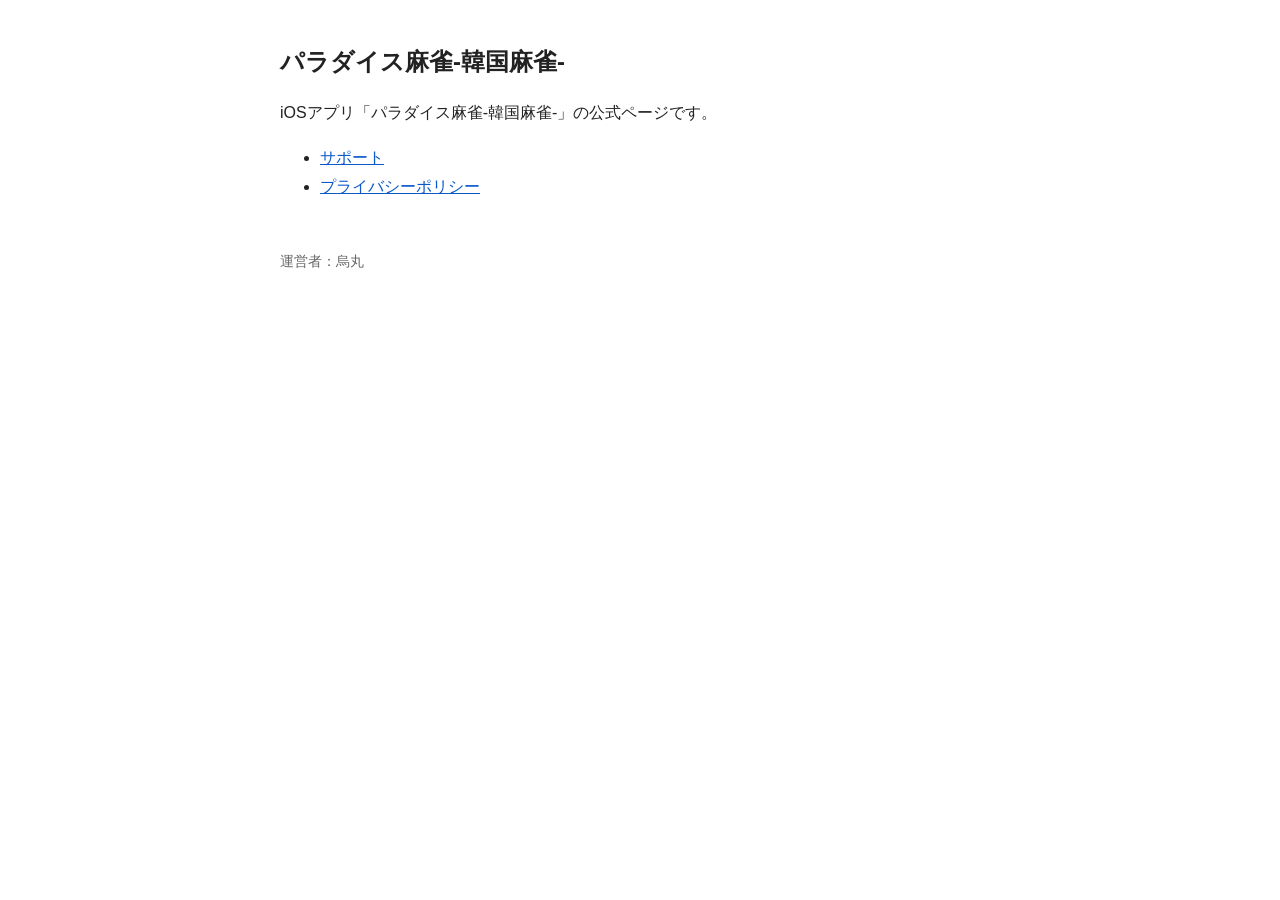
<file: index.html>
<!doctype html><html lang="ja"><head><meta charset="utf-8"><meta name="viewport" content="width=device-width,initial-scale=1"><title>パラダイス麻雀-韓国麻雀-</title><link rel="stylesheet" href="style.css"></head><body>
<h1>パラダイス麻雀-韓国麻雀-</h1>
<p>iOSアプリ「パラダイス麻雀-韓国麻雀-」の公式ページです。</p>
<ul><li><a href="support.html">サポート</a></li><li><a href="privacy.html">プライバシーポリシー</a></li></ul>
<footer>運営者：烏丸</footer></body></html>
</file>
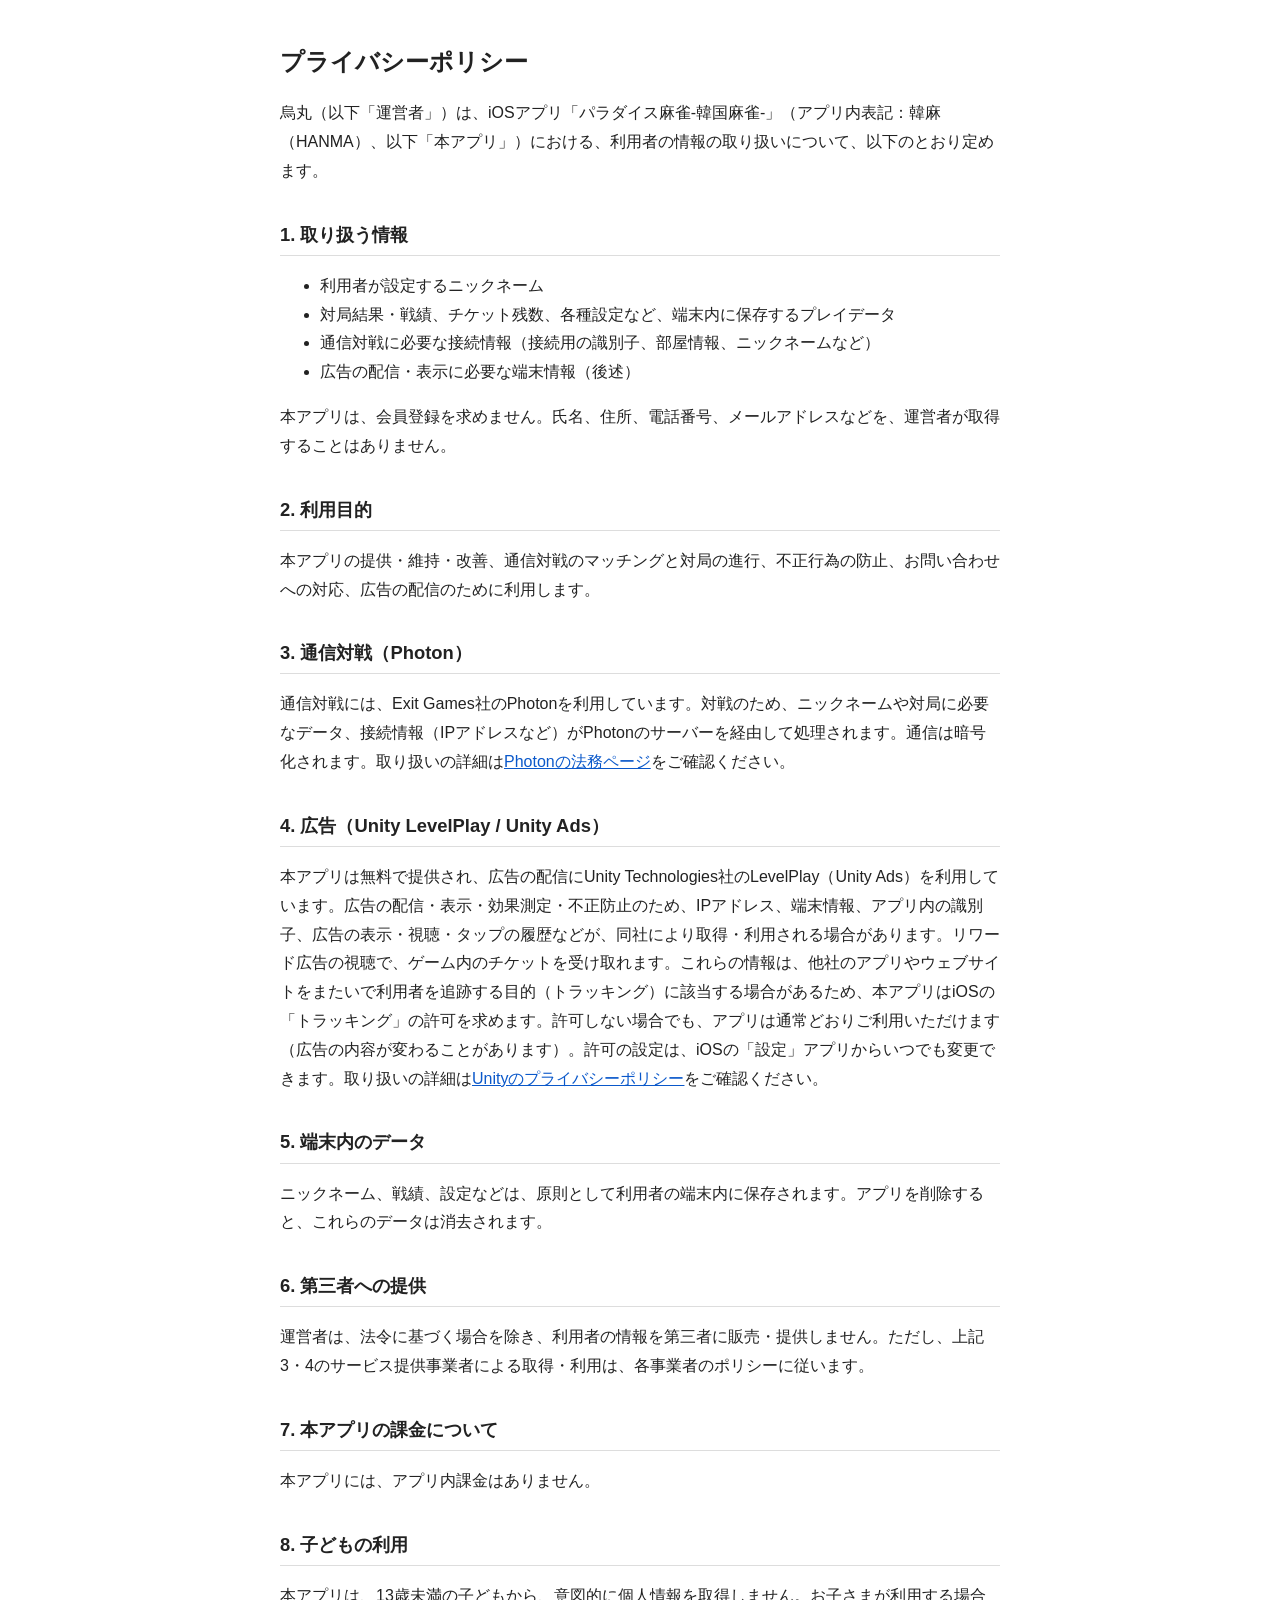
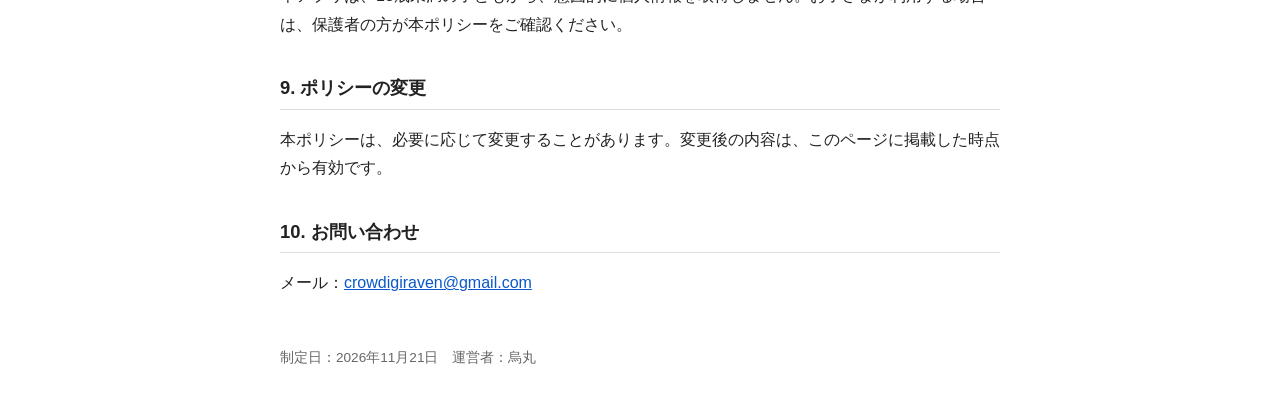
<file: privacy.html>
<!doctype html><html lang="ja"><head><meta charset="utf-8"><meta name="viewport" content="width=device-width,initial-scale=1"><title>プライバシーポリシー - パラダイス麻雀-韓国麻雀-</title><link rel="stylesheet" href="style.css"></head><body>
<h1>プライバシーポリシー</h1>
<p>烏丸（以下「運営者」）は、iOSアプリ「パラダイス麻雀-韓国麻雀-」（アプリ内表記：韓麻（HANMA）、以下「本アプリ」）における、利用者の情報の取り扱いについて、以下のとおり定めます。</p>
<h2>1. 取り扱う情報</h2>
<ul>
<li>利用者が設定するニックネーム</li>
<li>対局結果・戦績、チケット残数、各種設定など、端末内に保存するプレイデータ</li>
<li>通信対戦に必要な接続情報（接続用の識別子、部屋情報、ニックネームなど）</li>
<li>広告の配信・表示に必要な端末情報（後述）</li>
</ul>
<p>本アプリは、会員登録を求めません。氏名、住所、電話番号、メールアドレスなどを、運営者が取得することはありません。</p>
<h2>2. 利用目的</h2>
<p>本アプリの提供・維持・改善、通信対戦のマッチングと対局の進行、不正行為の防止、お問い合わせへの対応、広告の配信のために利用します。</p>
<h2>3. 通信対戦（Photon）</h2>
<p>通信対戦には、Exit Games社のPhotonを利用しています。対戦のため、ニックネームや対局に必要なデータ、接続情報（IPアドレスなど）がPhotonのサーバーを経由して処理されます。通信は暗号化されます。取り扱いの詳細は<a href="https://www.photonengine.com/en-US/Legal">Photonの法務ページ</a>をご確認ください。</p>
<h2>4. 広告（Unity LevelPlay / Unity Ads）</h2>
<p>本アプリは無料で提供され、広告の配信にUnity Technologies社のLevelPlay（Unity Ads）を利用しています。広告の配信・表示・効果測定・不正防止のため、IPアドレス、端末情報、アプリ内の識別子、広告の表示・視聴・タップの履歴などが、同社により取得・利用される場合があります。リワード広告の視聴で、ゲーム内のチケットを受け取れます。これらの情報は、他社のアプリやウェブサイトをまたいで利用者を追跡する目的（トラッキング）に該当する場合があるため、本アプリはiOSの「トラッキング」の許可を求めます。許可しない場合でも、アプリは通常どおりご利用いただけます（広告の内容が変わることがあります）。許可の設定は、iOSの「設定」アプリからいつでも変更できます。取り扱いの詳細は<a href="https://unity.com/legal/privacy-policy">Unityのプライバシーポリシー</a>をご確認ください。</p>
<h2>5. 端末内のデータ</h2>
<p>ニックネーム、戦績、設定などは、原則として利用者の端末内に保存されます。アプリを削除すると、これらのデータは消去されます。</p>
<h2>6. 第三者への提供</h2>
<p>運営者は、法令に基づく場合を除き、利用者の情報を第三者に販売・提供しません。ただし、上記3・4のサービス提供事業者による取得・利用は、各事業者のポリシーに従います。</p>
<h2>7. 本アプリの課金について</h2>
<p>本アプリには、アプリ内課金はありません。</p>
<h2>8. 子どもの利用</h2>
<p>本アプリは、13歳未満の子どもから、意図的に個人情報を取得しません。お子さまが利用する場合は、保護者の方が本ポリシーをご確認ください。</p>
<h2>9. ポリシーの変更</h2>
<p>本ポリシーは、必要に応じて変更することがあります。変更後の内容は、このページに掲載した時点から有効です。</p>
<h2>10. お問い合わせ</h2>
<p>メール：<a href="mailto:crowdigiraven@gmail.com">crowdigiraven@gmail.com</a></p>
<footer>制定日：2026年11月21日　運営者：烏丸</footer></body></html>
</file>
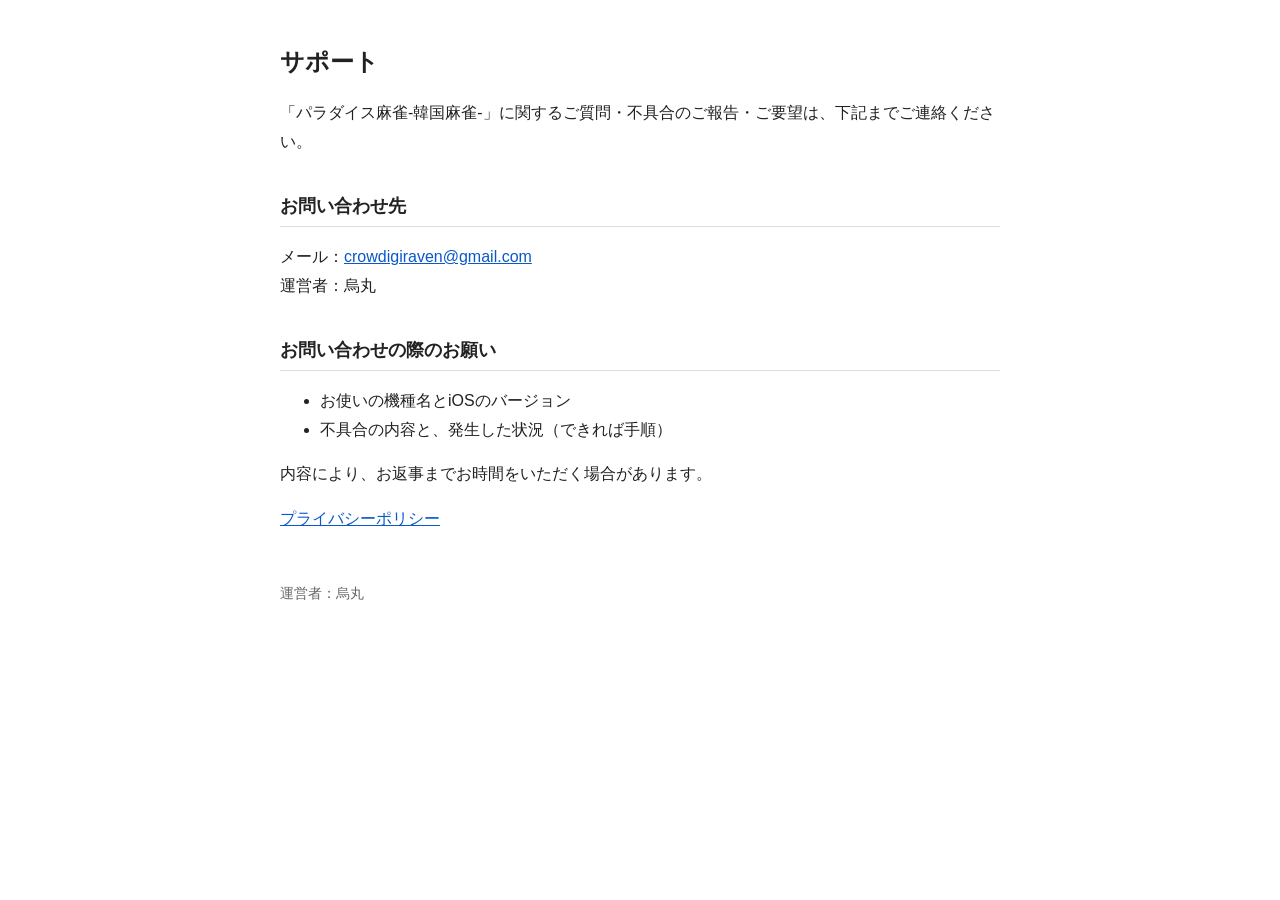
<file: support.html>
<!doctype html><html lang="ja"><head><meta charset="utf-8"><meta name="viewport" content="width=device-width,initial-scale=1"><title>サポート - パラダイス麻雀-韓国麻雀-</title><link rel="stylesheet" href="style.css"></head><body>
<h1>サポート</h1>
<p>「パラダイス麻雀-韓国麻雀-」に関するご質問・不具合のご報告・ご要望は、下記までご連絡ください。</p>
<h2>お問い合わせ先</h2>
<p>メール：<a href="mailto:crowdigiraven@gmail.com">crowdigiraven@gmail.com</a><br>運営者：烏丸</p>
<h2>お問い合わせの際のお願い</h2>
<ul><li>お使いの機種名とiOSのバージョン</li><li>不具合の内容と、発生した状況（できれば手順）</li></ul>
<p>内容により、お返事までお時間をいただく場合があります。</p>
<p><a href="privacy.html">プライバシーポリシー</a></p>
<footer>運営者：烏丸</footer></body></html>
</file>
<file: style.css>
body{font-family:-apple-system,"Hiragino Sans","Yu Gothic",sans-serif;line-height:1.8;max-width:720px;margin:0 auto;padding:24px 16px;color:#222;background:#fff}
h1{font-size:1.5rem}h2{font-size:1.15rem;margin-top:2rem;border-bottom:1px solid #ddd;padding-bottom:4px}
a{color:#0a58ca}footer{margin-top:3rem;font-size:.85rem;color:#666}
@media(prefers-color-scheme:dark){body{background:#111;color:#eee}h2{border-color:#444}a{color:#6ea8fe}footer{color:#aaa}}
</file>
